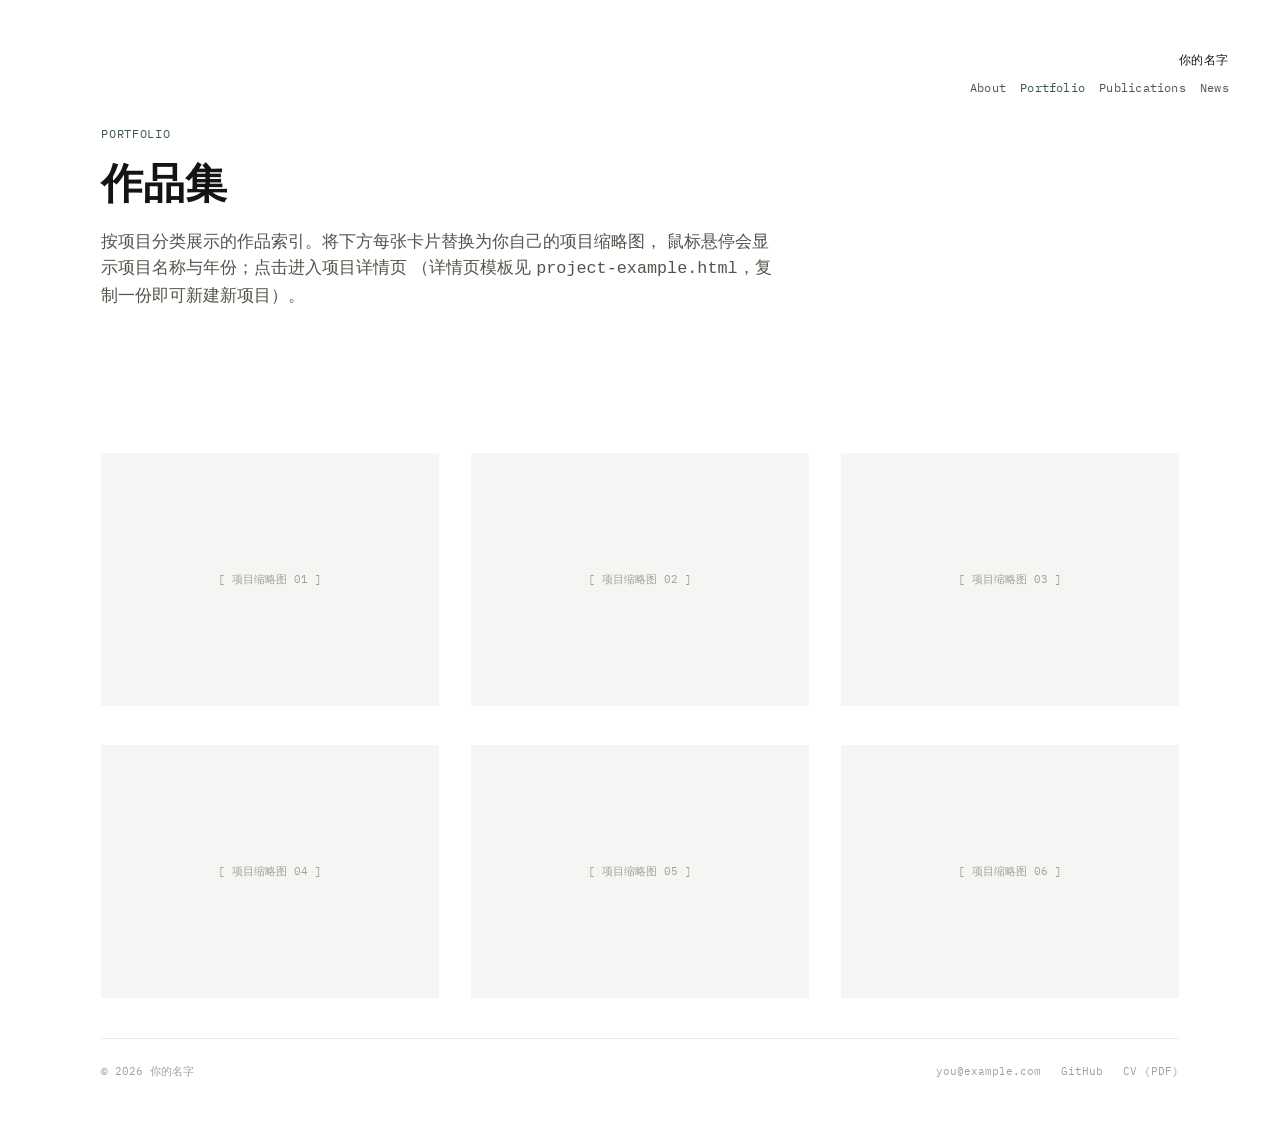
<file: index.html>
<!doctype html>
<html lang="zh">
<head>
<meta charset="UTF-8">
<meta name="viewport" content="width=device-width, initial-scale=1">
<title>你的名字 — Portfolio</title>
<meta name="description" content="个人学术与作品集主页：简介、作品集与发表论文。">

<link rel="preconnect" href="https://fonts.googleapis.com">
<link rel="preconnect" href="https://fonts.gstatic.com" crossorigin>
<link href="https://fonts.googleapis.com/css2?family=Fraunces:opsz,wght@9..144,400;9..144,600;9..144,700&family=Inter:wght@400;500;600&family=IBM+Plex+Mono:wght@400;500&display=swap" rel="stylesheet">
<link rel="stylesheet" href="assets/css/style.css">
</head>
<body>

<div class="shell">

  <!-- ============ 右上角极简导航（每个页面重复一份，方便零构建部署） ============ -->
  <header class="site-nav">
    <a class="brand" href="index.html">你的名字</a>
    <nav class="nav-links">
      <a href="about.html">About</a>
      <a href="index.html" aria-current="page">Portfolio</a>
      <a href="publications.html">Publications</a>
      <a href="news.html">News</a>
    </nav>
  </header>

  <main>
    <section class="hero" style="padding-top:2vh;">
      <span class="hero-eyebrow">Portfolio</span>
      <h1 style="max-width:none; font-size:clamp(1.8rem,4vw,2.6rem);">作品集</h1>
      <p class="hero-lede">
        按项目分类展示的作品索引。将下方每张卡片替换为你自己的项目缩略图，
        鼠标悬停会显示项目名称与年份；点击进入项目详情页
        （详情页模板见 <code>project-example.html</code>，复制一份即可新建新项目）。
      </p>
    </section>

    <div class="portfolio-grid">

      <a class="project-card" href="project-example.html">
        <div class="thumb">[ 项目缩略图 01 ]</div>
        <div class="card-meta">
          <span class="idx">Project 01</span>
          <div class="title">示例项目名称</div>
          <span class="year">2025 · Category</span>
        </div>
      </a>

      <a class="project-card" href="project-example.html">
        <div class="thumb">[ 项目缩略图 02 ]</div>
        <div class="card-meta">
          <span class="idx">Project 02</span>
          <div class="title">替换为项目名称</div>
          <span class="year">2024 · Category</span>
        </div>
      </a>

      <a class="project-card" href="project-example.html">
        <div class="thumb">[ 项目缩略图 03 ]</div>
        <div class="card-meta">
          <span class="idx">Project 03</span>
          <div class="title">替换为项目名称</div>
          <span class="year">2024 · Category</span>
        </div>
      </a>

      <a class="project-card" href="project-example.html">
        <div class="thumb">[ 项目缩略图 04 ]</div>
        <div class="card-meta">
          <span class="idx">Project 04</span>
          <div class="title">替换为项目名称</div>
          <span class="year">2023 · Category</span>
        </div>
      </a>

      <a class="project-card" href="project-example.html">
        <div class="thumb">[ 项目缩略图 05 ]</div>
        <div class="card-meta">
          <span class="idx">Project 05</span>
          <div class="title">替换为项目名称</div>
          <span class="year">2023 · Category</span>
        </div>
      </a>

      <a class="project-card" href="project-example.html">
        <div class="thumb">[ 项目缩略图 06 ]</div>
        <div class="card-meta">
          <span class="idx">Project 06</span>
          <div class="title">替换为项目名称</div>
          <span class="year">2022 · Category</span>
        </div>
      </a>

    </div>

    <footer class="site-footer">
      <span>© <span id="year"></span> 你的名字</span>
      <span class="footer-links">
        <a href="mailto:you@example.com">you@example.com</a>
        <a href="https://github.com/yourname" target="_blank" rel="noopener">GitHub</a>
        <a href="#" target="_blank" rel="noopener">CV (PDF)</a>
      </span>
    </footer>
  </main>
</div>

<script>document.getElementById('year').textContent = new Date().getFullYear();</script>
<script src="assets/js/main.js"></script>
</body>
</html>
</file>
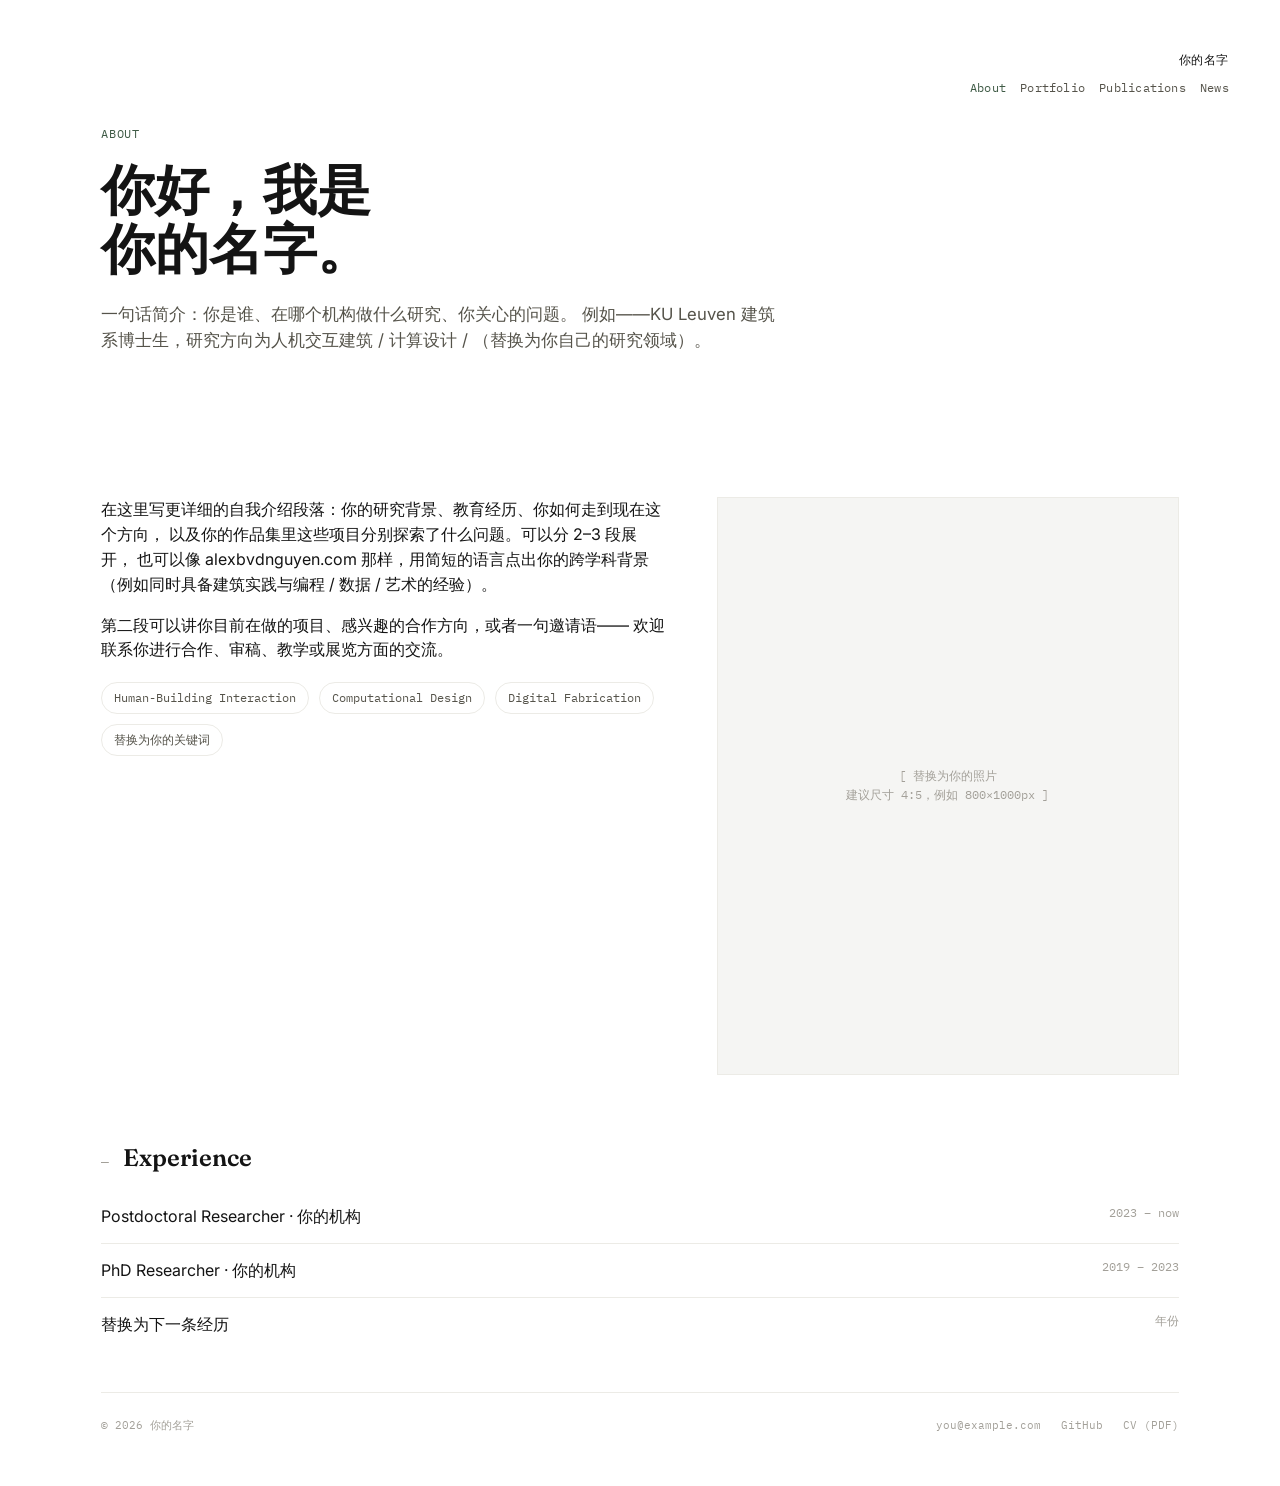
<file: about.html>
<!doctype html>
<html lang="zh">
<head>
<meta charset="UTF-8">
<meta name="viewport" content="width=device-width, initial-scale=1">
<title>你的名字 — About</title>
<meta name="description" content="个人学术与作品集主页：简介、作品集与发表论文。">

<link rel="preconnect" href="https://fonts.googleapis.com">
<link rel="preconnect" href="https://fonts.gstatic.com" crossorigin>
<link href="https://fonts.googleapis.com/css2?family=Fraunces:opsz,wght@9..144,400;9..144,600;9..144,700&family=Inter:wght@400;500;600&family=IBM+Plex+Mono:wght@400;500&display=swap" rel="stylesheet">
<link rel="stylesheet" href="assets/css/style.css">
</head>
<body>

<div class="shell">

  <!-- ============ 右上角极简导航（每个页面重复一份，方便零构建部署） ============ -->
  <header class="site-nav">
    <a class="brand" href="index.html">你的名字</a>
    <nav class="nav-links">
      <a href="about.html" aria-current="page">About</a>
      <a href="index.html">Portfolio</a>
      <a href="publications.html">Publications</a>
      <a href="news.html">News</a>
    </nav>
  </header>

  <!-- ============ 主内容 ============ -->
  <main>

    <section class="hero">
      <span class="hero-eyebrow">About</span>
      <h1>你好，我是<br>你的名字。</h1>
      <p class="hero-lede">
        一句话简介：你是谁、在哪个机构做什么研究、你关心的问题。
        例如——KU Leuven 建筑系博士生，研究方向为人机交互建筑 / 计算设计 /
        （替换为你自己的研究领域）。
      </p>
    </section>

    <div class="about-grid">
      <div>
        <p>
          在这里写更详细的自我介绍段落：你的研究背景、教育经历、你如何走到现在这个方向，
          以及你的作品集里这些项目分别探索了什么问题。可以分 2–3 段展开，
          也可以像 alexbvdnguyen.com 那样，用简短的语言点出你的跨学科背景
          （例如同时具备建筑实践与编程 / 数据 / 艺术的经验）。
        </p>
        <p>
          第二段可以讲你目前在做的项目、感兴趣的合作方向，或者一句邀请语——
          欢迎联系你进行合作、审稿、教学或展览方面的交流。
        </p>

        <div class="field-list">
          <span class="field-tag">Human-Building Interaction</span>
          <span class="field-tag">Computational Design</span>
          <span class="field-tag">Digital Fabrication</span>
          <span class="field-tag">替换为你的关键词</span>
        </div>
      </div>

      <div class="about-photo">
        [ 替换为你的照片 <br> 建议尺寸 4:5，例如 800×1000px ]
      </div>
    </div>

    <section>
      <div class="section-heading">
        <span class="idx">—</span>
        <h2>Experience</h2>
      </div>
      <ul style="display:flex; flex-direction:column; gap:14px; margin-bottom:56px;">
        <li style="display:flex; justify-content:space-between; gap:16px; border-bottom:1px solid var(--line); padding-bottom:14px;">
          <span>Postdoctoral Researcher · 你的机构</span>
          <span class="pub-venue">2023 – now</span>
        </li>
        <li style="display:flex; justify-content:space-between; gap:16px; border-bottom:1px solid var(--line); padding-bottom:14px;">
          <span>PhD Researcher · 你的机构</span>
          <span class="pub-venue">2019 – 2023</span>
        </li>
        <li style="display:flex; justify-content:space-between; gap:16px;">
          <span>替换为下一条经历</span>
          <span class="pub-venue">年份</span>
        </li>
      </ul>
    </section>

    <footer class="site-footer">
      <span>© <span id="year"></span> 你的名字</span>
      <span class="footer-links">
        <a href="mailto:you@example.com">you@example.com</a>
        <a href="https://github.com/yourname" target="_blank" rel="noopener">GitHub</a>
        <a href="#" target="_blank" rel="noopener">CV (PDF)</a>
      </span>
    </footer>
  </main>
</div>

<script>document.getElementById('year').textContent = new Date().getFullYear();</script>
<script src="assets/js/main.js"></script>
</body>
</html>
</file>
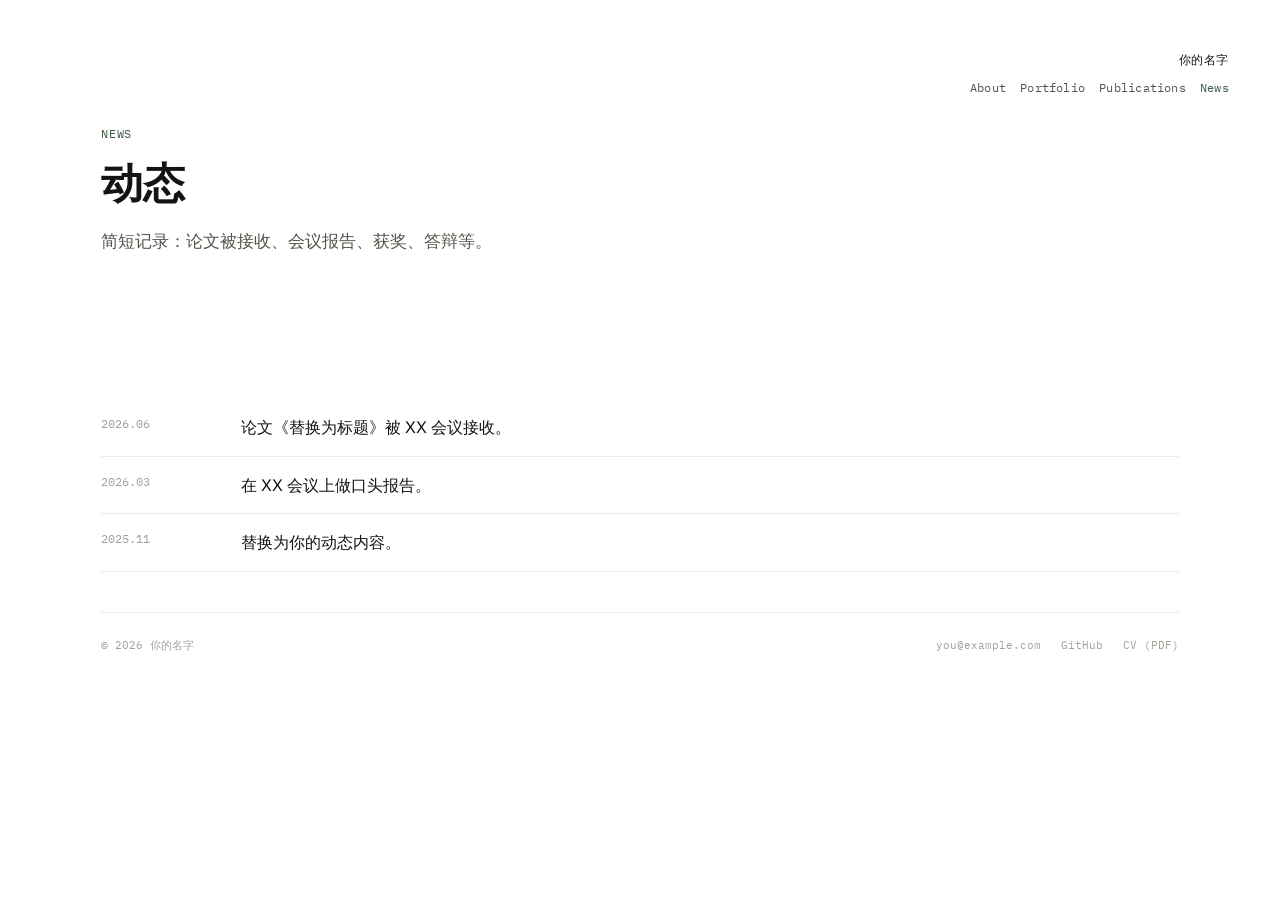
<file: news.html>
<!doctype html>
<html lang="zh">
<head>
<meta charset="UTF-8">
<meta name="viewport" content="width=device-width, initial-scale=1">
<title>你的名字 — News</title>

<link rel="preconnect" href="https://fonts.googleapis.com">
<link rel="preconnect" href="https://fonts.gstatic.com" crossorigin>
<link href="https://fonts.googleapis.com/css2?family=Fraunces:opsz,wght@9..144,400;9..144,600;9..144,700&family=Inter:wght@400;500;600&family=IBM+Plex+Mono:wght@400;500&display=swap" rel="stylesheet">
<link rel="stylesheet" href="assets/css/style.css">
</head>
<body>

<div class="shell">
  <header class="site-nav">
    <a class="brand" href="index.html">你的名字</a>
    <nav class="nav-links">
      <a href="about.html">About</a>
      <a href="index.html">Portfolio</a>
      <a href="publications.html">Publications</a>
      <a href="news.html" aria-current="page">News</a>
    </nav>
  </header>

  <main>
    <section class="hero" style="padding-top:2vh;">
      <span class="hero-eyebrow">News</span>
      <h1 style="max-width:none; font-size:clamp(1.8rem,4vw,2.6rem);">动态</h1>
      <p class="hero-lede">简短记录：论文被接收、会议报告、获奖、答辩等。</p>
    </section>

    <div class="news-entry">
      <span class="news-date">2026.06</span>
      <span>论文《替换为标题》被 XX 会议接收。</span>
    </div>
    <div class="news-entry">
      <span class="news-date">2026.03</span>
      <span>在 XX 会议上做口头报告。</span>
    </div>
    <div class="news-entry">
      <span class="news-date">2025.11</span>
      <span>替换为你的动态内容。</span>
    </div>

    <footer class="site-footer">
      <span>© <span id="year"></span> 你的名字</span>
      <span class="footer-links">
        <a href="mailto:you@example.com">you@example.com</a>
        <a href="https://github.com/yourname" target="_blank" rel="noopener">GitHub</a>
        <a href="#" target="_blank" rel="noopener">CV (PDF)</a>
      </span>
    </footer>
  </main>
</div>

<script>document.getElementById('year').textContent = new Date().getFullYear();</script>
<script src="assets/js/main.js"></script>
</body>
</html>
</file>
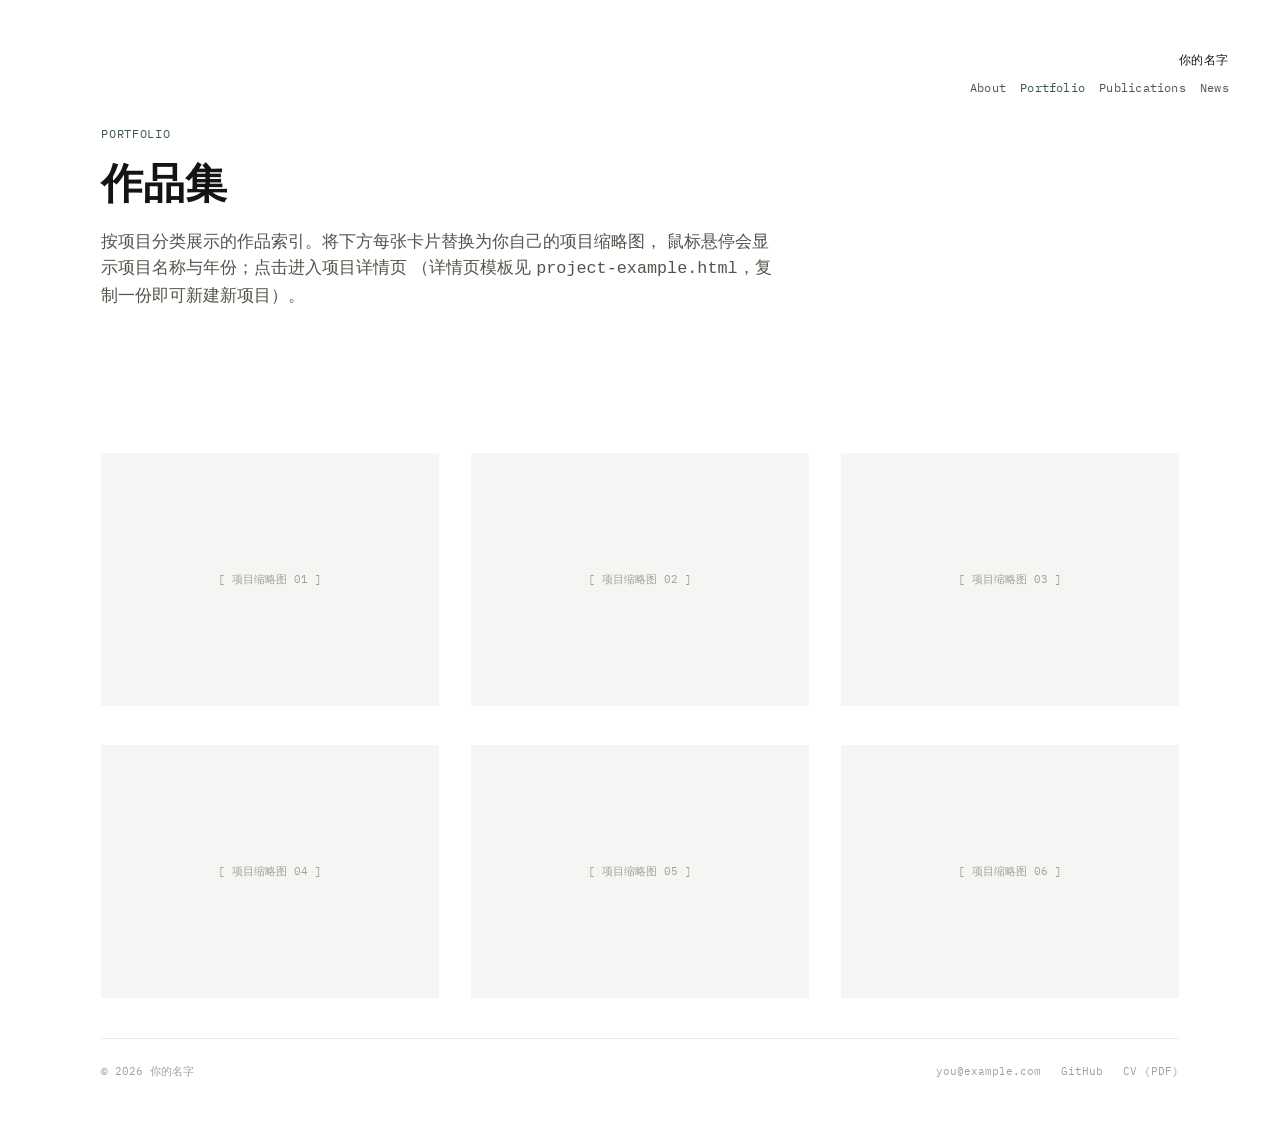
<file: portfolio.html>
<!doctype html>
<html lang="zh">
<head>
<meta charset="UTF-8">
<title>Redirecting…</title>
<meta http-equiv="refresh" content="0; url=index.html">
<link rel="canonical" href="index.html">
</head>
<body>
<!-- Portfolio 现在就是首页 index.html，这个文件只做跳转，避免旧链接失效。 -->
<p>Portfolio has moved — redirecting to <a href="index.html">index.html</a>…</p>
</body>
</html>
</file>
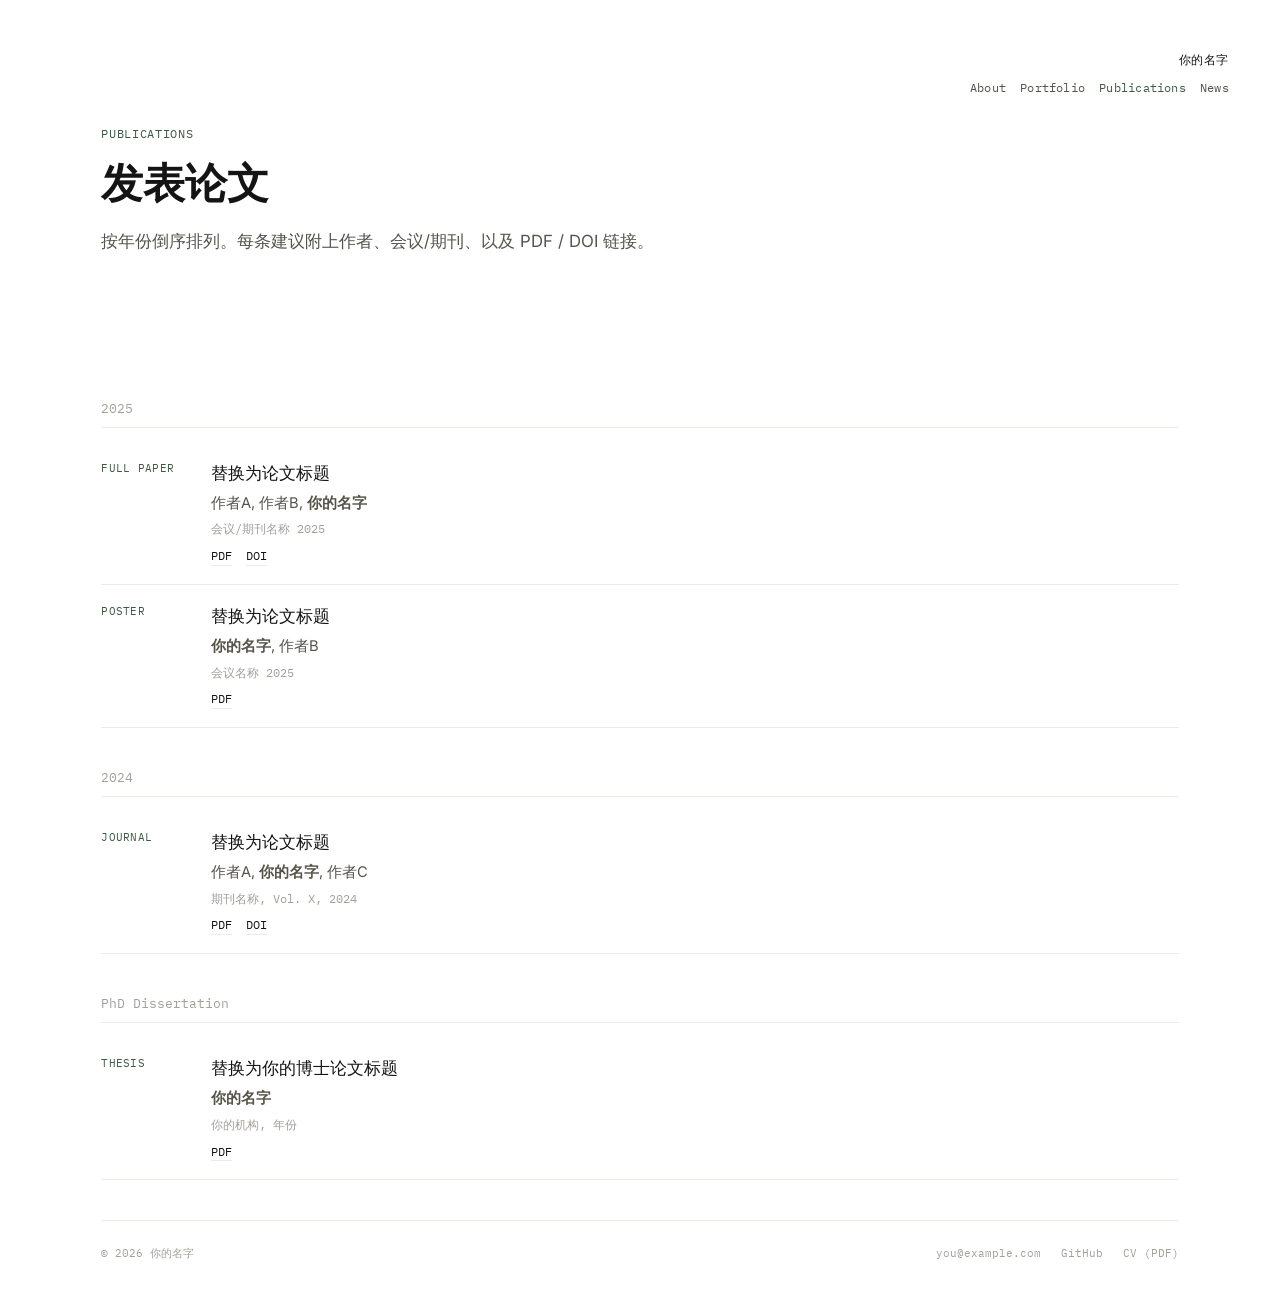
<file: publications.html>
<!doctype html>
<html lang="zh">
<head>
<meta charset="UTF-8">
<meta name="viewport" content="width=device-width, initial-scale=1">
<title>你的名字 — Publications</title>

<link rel="preconnect" href="https://fonts.googleapis.com">
<link rel="preconnect" href="https://fonts.gstatic.com" crossorigin>
<link href="https://fonts.googleapis.com/css2?family=Fraunces:opsz,wght@9..144,400;9..144,600;9..144,700&family=Inter:wght@400;500;600&family=IBM+Plex+Mono:wght@400;500&display=swap" rel="stylesheet">
<link rel="stylesheet" href="assets/css/style.css">
</head>
<body>

<div class="shell">
  <header class="site-nav">
    <a class="brand" href="index.html">你的名字</a>
    <nav class="nav-links">
      <a href="about.html">About</a>
      <a href="index.html">Portfolio</a>
      <a href="publications.html" aria-current="page">Publications</a>
      <a href="news.html">News</a>
    </nav>
  </header>

  <main>
    <section class="hero" style="padding-top:2vh;">
      <span class="hero-eyebrow">Publications</span>
      <h1 style="max-width:none; font-size:clamp(1.8rem,4vw,2.6rem);">发表论文</h1>
      <p class="hero-lede">按年份倒序排列。每条建议附上作者、会议/期刊、以及 PDF / DOI 链接。</p>
    </section>

    <div class="pub-year">2025</div>

    <div class="pub-entry">
      <span class="pub-tag">Full Paper</span>
      <div>
        <div class="pub-title">替换为论文标题</div>
        <div class="pub-authors">作者A, 作者B, <strong>你的名字</strong></div>
        <div class="pub-venue">会议/期刊名称 2025</div>
        <div class="pub-links">
          <a href="assets/pdf/paper-2025.pdf" target="_blank" rel="noopener">PDF</a>
          <a href="#" target="_blank" rel="noopener">DOI</a>
        </div>
      </div>
    </div>

    <div class="pub-entry">
      <span class="pub-tag">Poster</span>
      <div>
        <div class="pub-title">替换为论文标题</div>
        <div class="pub-authors"><strong>你的名字</strong>, 作者B</div>
        <div class="pub-venue">会议名称 2025</div>
        <div class="pub-links">
          <a href="#" target="_blank" rel="noopener">PDF</a>
        </div>
      </div>
    </div>

    <div class="pub-year">2024</div>

    <div class="pub-entry">
      <span class="pub-tag">Journal</span>
      <div>
        <div class="pub-title">替换为论文标题</div>
        <div class="pub-authors">作者A, <strong>你的名字</strong>, 作者C</div>
        <div class="pub-venue">期刊名称, Vol. X, 2024</div>
        <div class="pub-links">
          <a href="#" target="_blank" rel="noopener">PDF</a>
          <a href="#" target="_blank" rel="noopener">DOI</a>
        </div>
      </div>
    </div>

    <div class="pub-year">PhD Dissertation</div>
    <div class="pub-entry">
      <span class="pub-tag">Thesis</span>
      <div>
        <div class="pub-title">替换为你的博士论文标题</div>
        <div class="pub-authors"><strong>你的名字</strong></div>
        <div class="pub-venue">你的机构, 年份</div>
        <div class="pub-links">
          <a href="#" target="_blank" rel="noopener">PDF</a>
        </div>
      </div>
    </div>

    <footer class="site-footer">
      <span>© <span id="year"></span> 你的名字</span>
      <span class="footer-links">
        <a href="mailto:you@example.com">you@example.com</a>
        <a href="https://github.com/yourname" target="_blank" rel="noopener">GitHub</a>
        <a href="#" target="_blank" rel="noopener">CV (PDF)</a>
      </span>
    </footer>
  </main>
</div>

<script>document.getElementById('year').textContent = new Date().getFullYear();</script>
<script src="assets/js/main.js"></script>
</body>
</html>
</file>
<file: assets/css/style.css>
/* =========================================================
   DESIGN TOKENS
   Paper background, near-black ink, one restrained moss accent.
   Fraunces (display) + Inter (body) + IBM Plex Mono (index/meta).
   ========================================================= */
:root{
  --paper:      #FFFFFF;
  --paper-2:    #F5F5F3;   /* subtle grey, only for placeholder blocks */
  --ink:        #141414;
  --ink-soft:   #55534A;
  --muted:      #A3A099;
  --line:       #ECEBE6;  /* kept very light; not used in the nav anymore */
  --accent:     #3E5A45;   /* moss green, used sparingly */
  --accent-soft:#E4E9E1;

  --font-display: "Fraunces", serif;
  --font-body: "Inter", sans-serif;
  --font-mono: "IBM Plex Mono", monospace;

  --gutter: clamp(20px, 4vw, 56px);
  --nav-h: 96px;

  --ease: cubic-bezier(.22,.61,.36,1);
}

@media (prefers-color-scheme: dark){
  /* Intentionally not auto-switching to dark: paper/ink pairing is
     part of the visual identity. Left as a hook for future use. */
}

*{ box-sizing: border-box; }
html{ scroll-behavior: smooth; }
body{
  margin: 0;
  background: var(--paper);
  color: var(--ink);
  font-family: var(--font-body);
  font-size: 16px;
  line-height: 1.55;
  -webkit-font-smoothing: antialiased;
}
img{ max-width: 100%; display: block; }
a{ color: inherit; text-decoration: none; }
h1,h2,h3,h4{ font-family: var(--font-display); font-weight: 600; margin: 0; }
p{ margin: 0 0 1em; }
ul{ margin: 0; padding: 0; list-style: none; }

::selection{ background: var(--ink); color: var(--paper); }

:focus-visible{
  outline: 2px solid var(--accent);
  outline-offset: 3px;
}

@media (prefers-reduced-motion: reduce){
  *{ animation-duration: 0.001ms !important; transition-duration: 0.001ms !important; }
}

/* =========================================================
   LAYOUT SHELL
   No sidebar. A single small nav cluster floats in the
   top-right corner; the page itself is full width, and
   nothing below it carries a dividing line.
   ========================================================= */
.shell{ min-height: 100vh; }

.site-nav{
  position: fixed;
  top: var(--gutter);
  right: var(--gutter);
  z-index: 50;
  display: flex;
  flex-direction: column;
  align-items: flex-end;
  gap: 10px;
  text-align: right;
}

.brand{
  font-family: var(--font-mono);
  font-size: 0.72rem;
  letter-spacing: .04em;
  text-transform: uppercase;
  color: var(--ink);
}

.nav-links{
  display:flex;
  flex-wrap: wrap;
  justify-content: flex-end;
  gap: 4px 14px;
}
.nav-links a{
  font-family: var(--font-mono);
  font-size: 0.72rem;
  letter-spacing: .02em;
  color: var(--ink-soft);
}
.nav-links a:hover{ color: var(--accent); }
.nav-links a[aria-current="page"]{ color: var(--accent); }

.nav-index{ display:none; } /* index numbers dropped for the corner nav */
.nav-toggle{ display: none; }
.nav-foot{ display: none; } /* contact links now live in the page footer */
.nav-body{ display:contents; }

main{
  padding: calc(var(--gutter) + 56px) var(--gutter) var(--gutter);
  max-width: 1180px;
  margin: 0 auto;
}

@media (max-width: 560px){
  .site-nav{ max-width: 62%; }
  .nav-links{ gap: 4px 10px; }
  main{ padding: calc(var(--gutter) + 84px) var(--gutter) 48px; }
}

/* =========================================================
   HERO / ABOUT
   ========================================================= */
.hero{
  padding: 2vh 0 8vh;
  margin-bottom: 56px;
}
.hero-eyebrow{
  font-family: var(--font-mono);
  font-size: 0.72rem;
  letter-spacing: .06em;
  text-transform: uppercase;
  color: var(--accent);
  margin-bottom: 18px;
  display:block;
}
.hero h1{
  font-size: clamp(2.1rem, 5vw, 3.4rem);
  line-height: 1.08;
  max-width: 16ch;
}
.hero-lede{
  margin-top: 22px;
  max-width: 62ch;
  font-size: 1.05rem;
  color: var(--ink-soft);
}

.about-grid{
  display: grid;
  grid-template-columns: 1.1fr 0.9fr;
  gap: var(--gutter);
  margin-bottom: 64px;
}
@media (max-width: 720px){ .about-grid{ grid-template-columns: 1fr; } }

.about-photo{
  aspect-ratio: 4/5;
  background: var(--paper-2);
  border: 1px solid var(--line);
  display:flex; align-items:center; justify-content:center;
  font-family: var(--font-mono);
  font-size: 0.75rem;
  color: var(--muted);
  text-align:center;
  padding: 20px;
}

.field-list{ display:flex; flex-wrap: wrap; gap: 10px; margin-top: 20px; }
.field-tag{
  font-family: var(--font-mono);
  font-size: 0.72rem;
  padding: 6px 12px;
  border: 1px solid var(--line);
  border-radius: 999px;
  color: var(--ink-soft);
}

.section-heading{
  display:flex; align-items: baseline; gap: 14px;
  margin-bottom: 28px;
}
.section-heading .idx{
  font-family: var(--font-mono);
  color: var(--muted);
  font-size: 0.8rem;
}
.section-heading h2{ font-size: 1.5rem; }

/* =========================================================
   PORTFOLIO GRID  (hover reveal + image-hover preview)
   ========================================================= */
.portfolio-grid{
  display: grid;
  grid-template-columns: repeat(3, 1fr);
  gap: clamp(24px, 3vw, 48px) clamp(20px, 2.5vw, 40px);
}
@media (max-width: 860px){ .portfolio-grid{ grid-template-columns: repeat(2,1fr); } }
@media (max-width: 560px){ .portfolio-grid{ grid-template-columns: 1fr; gap: 40px; } }

.project-card{
  position: relative;
  background: var(--paper);
  aspect-ratio: 4/3;
  overflow: hidden;
  display:block;
}
.project-card .thumb{
  position:absolute; inset:0;
  background: var(--paper-2);
  display:flex; align-items:center; justify-content:center;
  font-family: var(--font-mono);
  font-size: 0.7rem;
  color: var(--muted);
  transition: transform .6s var(--ease);
}
.project-card:hover .thumb{ transform: scale(1.045); }

.project-card .card-meta{
  position:absolute; left:0; right:0; bottom:0;
  padding: 16px 18px;
  background: linear-gradient(180deg, rgba(24,23,15,0) 0%, rgba(24,23,15,.82) 100%);
  color: #F3F1EA;
  transform: translateY(100%);
  transition: transform .4s var(--ease);
}
.project-card:hover .card-meta{ transform: translateY(0); }
.card-meta .idx{
  font-family: var(--font-mono);
  font-size: 0.68rem;
  opacity: .8;
  display:block;
  margin-bottom: 4px;
}
.card-meta .title{ font-family: var(--font-display); font-size: 1.05rem; }
.card-meta .year{ font-family: var(--font-mono); font-size: .68rem; opacity:.8; }

/* =========================================================
   PROJECT DETAIL PAGE
   ========================================================= */
.project-head{
  border-bottom: 1px solid var(--line);
  padding-bottom: 32px;
  margin-bottom: 40px;
}
.project-head .back-link{
  font-family: var(--font-mono);
  font-size: 0.75rem;
  color: var(--muted);
  display: inline-block;
  margin-bottom: 22px;
}
.project-head .back-link:hover{ color: var(--accent); }
.project-head h1{ font-size: clamp(1.8rem, 4vw, 2.6rem); max-width: 20ch; }
.project-meta-row{
  display:flex; flex-wrap:wrap; gap: 26px;
  margin-top: 22px;
  font-family: var(--font-mono);
  font-size: 0.75rem;
  color: var(--ink-soft);
}
.project-meta-row strong{
  display:block; color: var(--muted); font-size: .68rem;
  text-transform: uppercase; letter-spacing:.04em; margin-bottom: 4px;
}

.project-body{
  max-width: 68ch;
  margin-bottom: 48px;
  font-size: 1.02rem;
  color: var(--ink-soft);
}

/* Lightbox-ready gallery */
.gallery{
  display: grid;
  grid-template-columns: repeat(2, 1fr);
  gap: var(--gutter);
  margin-bottom: 56px;
}
.gallery.full .g-item:first-child{ grid-column: 1 / -1; }
@media (max-width: 720px){ .gallery{ grid-template-columns: 1fr; } }

.g-item{
  aspect-ratio: 3/2;
  background: var(--paper-2);
  border: 1px solid var(--line);
  display:flex; align-items:center; justify-content:center;
  font-family: var(--font-mono);
  font-size: 0.72rem;
  color: var(--muted);
  cursor: zoom-in;
  transition: opacity .3s;
}
.g-item:hover{ opacity: .85; }

.pdf-link{
  display:inline-flex; align-items:center; gap:10px;
  padding: 10px 18px;
  border: 1px solid var(--ink);
  font-family: var(--font-mono);
  font-size: 0.75rem;
  margin-bottom: 48px;
}
.pdf-link:hover{ background: var(--ink); color: var(--paper); }

.project-nav{
  display:flex; justify-content: space-between;
  border-top: 1px solid var(--line);
  padding-top: 24px;
  font-family: var(--font-mono);
  font-size: 0.78rem;
}
.project-nav a:hover{ color: var(--accent); }

/* Swiper carousel container tweaks */
.carousel-wrap{ margin-bottom: 56px; }
.carousel-wrap .swiper{ border: 1px solid var(--line); }
.carousel-wrap .swiper-slide{
  aspect-ratio: 16/9;
  background: var(--paper-2);
  display:flex; align-items:center; justify-content:center;
  font-family: var(--font-mono);
  font-size: .75rem;
  color: var(--muted);
}
.carousel-wrap .swiper-button-next,
.carousel-wrap .swiper-button-prev{ color: var(--ink); }
.carousel-wrap .swiper-pagination-bullet-active{ background: var(--accent); }

/* =========================================================
   PUBLICATIONS
   ========================================================= */
.pub-year{
  font-family: var(--font-mono);
  color: var(--muted);
  font-size: 0.8rem;
  margin: 40px 0 14px;
  padding-bottom: 8px;
  border-bottom: 1px solid var(--line);
}
.pub-year:first-child{ margin-top: 0; }

.pub-entry{
  display:grid;
  grid-template-columns: 90px 1fr;
  gap: 20px;
  padding: 18px 0;
  border-bottom: 1px solid var(--line);
}
@media (max-width: 560px){ .pub-entry{ grid-template-columns: 1fr; gap: 6px; } }

.pub-tag{
  font-family: var(--font-mono);
  font-size: 0.68rem;
  color: var(--accent);
  text-transform: uppercase;
  letter-spacing: .03em;
  height: fit-content;
}
.pub-title{ font-family: var(--font-display); font-size: 1.05rem; margin-bottom: 6px; }
.pub-authors{ font-size: 0.92rem; color: var(--ink-soft); margin-bottom: 6px; }
.pub-venue{ font-family: var(--font-mono); font-size: 0.75rem; color: var(--muted); }
.pub-links{ margin-top: 8px; display:flex; gap: 14px; }
.pub-links a{
  font-family: var(--font-mono);
  font-size: 0.72rem;
  border-bottom: 1px solid var(--line);
}
.pub-links a:hover{ color: var(--accent); border-color: var(--accent); }

/* =========================================================
   NEWS
   ========================================================= */
.news-entry{
  display:grid;
  grid-template-columns: 120px 1fr;
  gap: 20px;
  padding: 16px 0;
  border-bottom: 1px solid var(--line);
}
@media (max-width: 560px){ .news-entry{ grid-template-columns: 1fr; gap:4px; } }
.news-date{ font-family: var(--font-mono); font-size: 0.72rem; color: var(--muted); }

/* =========================================================
   FOOTER
   ========================================================= */
.site-footer{
  margin-top: 40px;
  padding-top: 24px;
  border-top: 1px solid var(--line);
  font-family: var(--font-mono);
  font-size: 0.7rem;
  color: var(--muted);
  display:flex; flex-wrap:wrap; gap: 8px 20px;
  justify-content: space-between;
}
.footer-links{ display:flex; flex-wrap:wrap; gap: 8px 20px; }
.footer-links a:hover{ color: var(--accent); }
</file>
